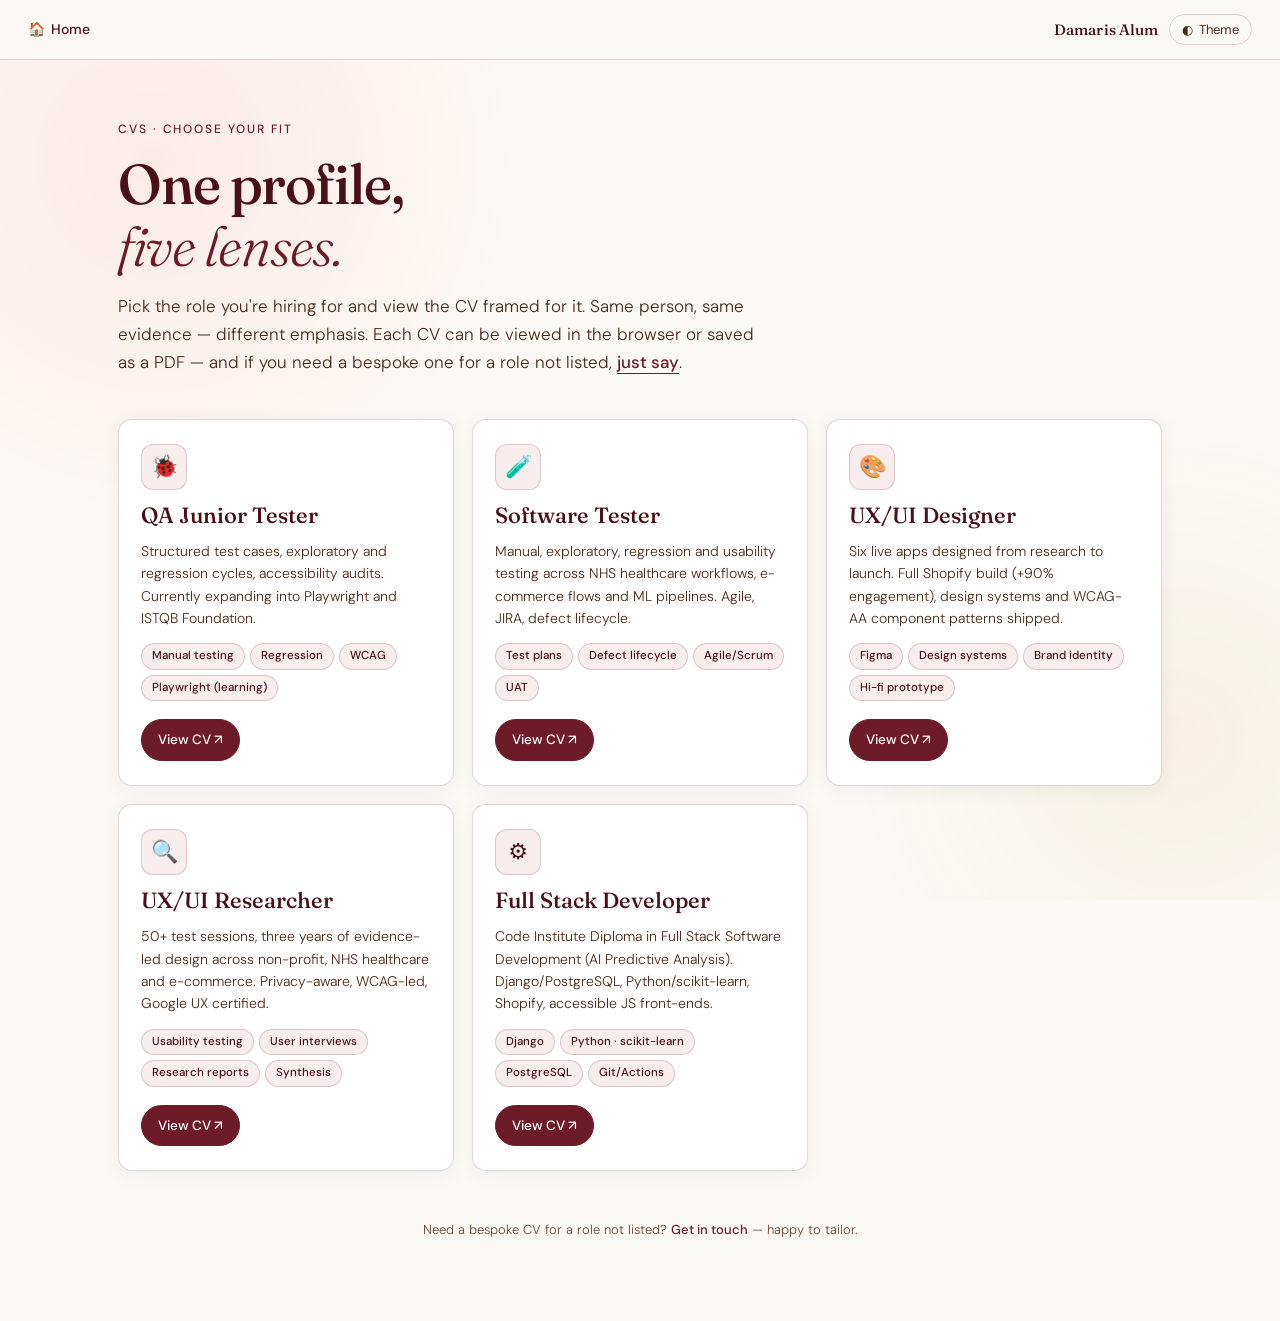
<file: cvs.html>
<!DOCTYPE html>
<html lang="en" data-theme="light">
<head>
<meta charset="UTF-8">
<meta name="viewport" content="width=device-width, initial-scale=1.0">
<title>Damaris Alum — CVs by role</title>
<meta name="description" content="Choose the right CV — Damaris Alum tailored CVs for QA Junior Tester, Software Tester, UX/UI Designer, UX/UI Researcher and Full Stack Developer roles.">
<link rel="preconnect" href="https://fonts.googleapis.com">
<link href="https://fonts.googleapis.com/css2?family=Fraunces:ital,opsz,wght@0,9..144,300;0,9..144,500;1,9..144,300&family=DM+Sans:wght@300;400;500&display=swap" rel="stylesheet">
<link rel="stylesheet" href="cvs.css">
</head>
<body>

<div class="bg-mesh" aria-hidden="true"></div>

<div class="cv-back">
  <div class="cv-back-links">
    <a href="index.html" aria-label="Portfolio home"><span aria-hidden="true">🏠</span> Home</a>
  </div>
  <div class="cv-back-actions">
    <span class="cv-back-name">Damaris Alum</span>
    <button class="cv-theme-btn" type="button" id="cvThemeBtn" aria-label="Toggle light and dark theme"><span aria-hidden="true">◐</span> Theme</button>
  </div>
</div>

<main>
  <div class="hero-eyebrow">CVs · choose your fit</div>
  <h1 class="cv-title">One profile,<br><span>five lenses.</span></h1>
  <p class="cv-sub">Pick the role you're hiring for and view the CV framed for it. Same person, same evidence — different emphasis. Each CV can be viewed in the browser or saved as a PDF — and if you need a bespoke one for a role not listed, <a href="index.html#contact" style="color:var(--teal);font-weight:500;text-decoration:none;border-bottom:1px solid var(--teal)">just say</a>.</p>

  <div class="cv-grid" role="list" aria-label="CVs by role">

    <article class="cv-card" role="listitem">
      <div class="cv-card-icon" aria-hidden="true">🐞</div>
      <h2 class="cv-card-role">QA Junior Tester</h2>
      <p class="cv-card-tag">Structured test cases, exploratory and regression cycles, accessibility audits. Currently expanding into Playwright and ISTQB Foundation.</p>
      <div class="cv-card-pills">
        <span class="cv-card-pill">Manual testing</span><span class="cv-card-pill">Regression</span><span class="cv-card-pill">WCAG</span><span class="cv-card-pill">Playwright (learning)</span>
      </div>
      <div class="cv-card-actions">
        <a href="damaris-cv.html?role=qa-junior" class="cv-card-btn cv-card-btn-primary">View CV ↗</a>
      </div>
    </article>

    <article class="cv-card" role="listitem">
      <div class="cv-card-icon" aria-hidden="true">🧪</div>
      <h2 class="cv-card-role">Software Tester</h2>
      <p class="cv-card-tag">Manual, exploratory, regression and usability testing across NHS healthcare workflows, e-commerce flows and ML pipelines. Agile, JIRA, defect lifecycle.</p>
      <div class="cv-card-pills">
        <span class="cv-card-pill">Test plans</span><span class="cv-card-pill">Defect lifecycle</span><span class="cv-card-pill">Agile/Scrum</span><span class="cv-card-pill">UAT</span>
      </div>
      <div class="cv-card-actions">
        <a href="damaris-cv.html?role=software-tester" class="cv-card-btn cv-card-btn-primary">View CV ↗</a>
      </div>
    </article>

    <article class="cv-card" role="listitem">
      <div class="cv-card-icon" aria-hidden="true">🎨</div>
      <h2 class="cv-card-role">UX/UI Designer</h2>
      <p class="cv-card-tag">Six live apps designed from research to launch. Full Shopify build (+90% engagement), design systems and WCAG-AA component patterns shipped.</p>
      <div class="cv-card-pills">
        <span class="cv-card-pill">Figma</span><span class="cv-card-pill">Design systems</span><span class="cv-card-pill">Brand identity</span><span class="cv-card-pill">Hi-fi prototype</span>
      </div>
      <div class="cv-card-actions">
        <a href="damaris-cv.html?role=uxui-designer" class="cv-card-btn cv-card-btn-primary">View CV ↗</a>
      </div>
    </article>

    <article class="cv-card" role="listitem">
      <div class="cv-card-icon" aria-hidden="true">🔍</div>
      <h2 class="cv-card-role">UX/UI Researcher</h2>
      <p class="cv-card-tag">50+ test sessions, three years of evidence-led design across non-profit, NHS healthcare and e-commerce. Privacy-aware, WCAG-led, Google UX certified.</p>
      <div class="cv-card-pills">
        <span class="cv-card-pill">Usability testing</span><span class="cv-card-pill">User interviews</span><span class="cv-card-pill">Research reports</span><span class="cv-card-pill">Synthesis</span>
      </div>
      <div class="cv-card-actions">
        <a href="damaris-cv.html?role=uxui-researcher" class="cv-card-btn cv-card-btn-primary">View CV ↗</a>
      </div>
    </article>

    <article class="cv-card" role="listitem">
      <div class="cv-card-icon" aria-hidden="true">⚙️</div>
      <h2 class="cv-card-role">Full Stack Developer</h2>
      <p class="cv-card-tag">Code Institute Diploma in Full Stack Software Development (AI Predictive Analysis). Django/PostgreSQL, Python/scikit-learn, Shopify, accessible JS front-ends.</p>
      <div class="cv-card-pills">
        <span class="cv-card-pill">Django</span><span class="cv-card-pill">Python · scikit-learn</span><span class="cv-card-pill">PostgreSQL</span><span class="cv-card-pill">Git/Actions</span>
      </div>
      <div class="cv-card-actions">
        <a href="damaris-cv.html?role=fullstack" class="cv-card-btn cv-card-btn-primary">View CV ↗</a>
      </div>
    </article>

  </div>

  <p class="cv-footnote">Need a bespoke CV for a role not listed? <a href="index.html#contact">Get in touch</a> — happy to tailor.</p>
</main>

<script>
(function(){
  const root = document.documentElement;
  const stored = localStorage.getItem('cv-theme');
  if(stored === 'dark' || stored === 'light'){
    root.setAttribute('data-theme', stored);
  }
  console.log('[cv-theme] init — current:', root.getAttribute('data-theme'), '· stored:', stored);
  const themeBtn = document.getElementById('cvThemeBtn');
  if(!themeBtn){ console.warn('[cv-theme] button #cvThemeBtn not found'); return; }
  themeBtn.addEventListener('click', () => {
    const current = root.getAttribute('data-theme');
    const next = current === 'dark' ? 'light' : 'dark';
    root.setAttribute('data-theme', next);
    try{ localStorage.setItem('cv-theme', next); }catch(e){}
    themeBtn.setAttribute('aria-pressed', String(next === 'dark'));
    console.log('[cv-theme] toggled', current, '→', next);
  });
})();
</script>

</body>
</html>
</file>
<file: cvs.css>
*,*::before,*::after{box-sizing:border-box;margin:0;padding:0}
:root{
  --teal:#6D1B28;
  --teal-dark:#4a1018;
  --teal-mid:#8a2530;
  --teal-light:#e8d5d8;
  --teal-pale:#f7eded;
  --gold:#C5A021;
  --gold-dark:#9c7e16;
  --coral:#ff7058;
  --bg:#FBF9F6;
  --paper:#ffffff;
  --text:#2E1A14;
  --text-muted:#4a2818;
  --text-dim:#6b4530;
  --border:rgba(109,27,40,0.18);
  --serif:'Fraunces',Georgia,serif;
  --sans:'DM Sans',system-ui,sans-serif;
}
[data-theme="dark"]{
  --teal:#3eb8a8;
  --teal-dark:#7cf6c2;
  --teal-mid:#2a9d8f;
  --teal-light:#3a6e64;
  --teal-pale:#1a2e2a;
  --gold:#e2c87c;
  --bg:#0a1814;
  --paper:#13241f;
  --text:#f0faf6;
  --text-muted:#a8d0c8;
  --text-dim:#7aa49c;
  --border:rgba(124,246,194,0.22);
}
html,body{
  background:var(--bg);color:var(--text);
  font-family:var(--sans);font-size:16px;line-height:1.6;
  min-height:100vh;
  transition:background 0.35s,color 0.35s;
}

.bg-mesh{
  position:fixed;inset:0;z-index:0;pointer-events:none;opacity:0.6;
  background:
    radial-gradient(700px circle at 12% 18%, rgba(255,112,88,0.16), transparent 55%),
    radial-gradient(600px circle at 92% 82%, rgba(197,160,33,0.14), transparent 55%);
}

.cv-back{
  position:sticky;top:0;z-index:10;
  background:color-mix(in srgb,var(--bg) 92%,transparent);
  backdrop-filter:blur(12px);-webkit-backdrop-filter:blur(12px);
  border-bottom:1px solid var(--border);
  padding:14px 28px;display:flex;align-items:center;justify-content:space-between;gap:12px;
}
.cv-back a{
  font-size:14px;color:var(--teal-dark);text-decoration:none;font-weight:500;
  display:inline-flex;align-items:center;gap:6px;transition:color 0.25s;
}
.cv-back a:hover,.cv-back a:focus-visible{color:var(--teal);outline:none}
.cv-back-name{font-family:var(--serif);font-size:15px;color:var(--teal-dark);font-weight:500;letter-spacing:0.01em}
.cv-back-actions{display:inline-flex;align-items:center;gap:10px;flex-wrap:wrap}
.cv-back-links{display:inline-flex;align-items:center;gap:18px;flex-wrap:wrap}
.cv-theme-btn{
  font-size:13px;color:var(--text-muted);background:transparent;
  border:1px solid var(--border);
  padding:6px 12px;border-radius:20px;cursor:pointer;font-family:inherit;
  display:inline-flex;align-items:center;gap:6px;
  transition:all 0.25s;
}
.cv-theme-btn:hover,.cv-theme-btn:focus-visible{
  border-color:var(--teal);color:var(--teal);outline:none;
}

main{
  position:relative;z-index:1;
  max-width:1100px;margin:0 auto;
  padding:60px 28px 80px;
}

.hero-eyebrow{
  font-size:12px;letter-spacing:0.16em;text-transform:uppercase;
  color:var(--teal);font-weight:500;margin-bottom:14px;
  opacity:0;animation:fadeUp 0.65s cubic-bezier(0.4,0,0.2,1) 0.05s forwards;
}
h1.cv-title{
  font-family:var(--serif);font-size:clamp(36px,5vw,56px);
  line-height:1.1;color:var(--teal-dark);font-weight:500;
  letter-spacing:-0.02em;margin-bottom:16px;
  opacity:0;animation:fadeUp 0.7s cubic-bezier(0.4,0,0.2,1) 0.15s forwards;
}
h1.cv-title span{color:var(--teal);font-style:italic;font-weight:300}
.cv-sub{
  font-size:17px;color:var(--text-muted);max-width:640px;font-weight:300;line-height:1.65;
  margin-bottom:42px;
  opacity:0;animation:fadeUp 0.7s cubic-bezier(0.4,0,0.2,1) 0.25s forwards;
}

.cv-grid{
  display:grid;grid-template-columns:repeat(auto-fit,minmax(280px,1fr));
  gap:18px;
}
.cv-card{
  background:var(--paper);
  border:1px solid var(--border);border-radius:14px;
  padding:24px 22px;
  display:flex;flex-direction:column;gap:12px;
  box-shadow:0 4px 20px rgba(10,54,48,0.06);
  position:relative;overflow:hidden;
  opacity:0;animation:fadeUp 0.7s cubic-bezier(0.4,0,0.2,1) forwards;
  transition:transform 0.35s cubic-bezier(0.4,0,0.2,1),box-shadow 0.35s,border-color 0.35s;
}
.cv-card::before{
  content:"";position:absolute;left:0;top:0;height:3px;width:100%;
  background:linear-gradient(90deg,var(--teal),var(--gold));
  transform:scaleX(0);transform-origin:left;
  transition:transform 0.5s cubic-bezier(0.4,0,0.2,1);
}
.cv-card:hover,.cv-card:focus-within{
  transform:translateY(-4px);
  box-shadow:0 14px 36px rgba(10,54,48,0.12);
  border-color:var(--teal);
}
.cv-card:hover::before,.cv-card:focus-within::before{transform:scaleX(1)}
.cv-card:nth-child(1){animation-delay:0.35s}
.cv-card:nth-child(2){animation-delay:0.45s}
.cv-card:nth-child(3){animation-delay:0.55s}
.cv-card:nth-child(4){animation-delay:0.65s}
.cv-card:nth-child(5){animation-delay:0.75s}

.cv-card-icon{
  width:46px;height:46px;border-radius:12px;
  background:var(--teal-pale);color:var(--teal-dark);
  display:flex;align-items:center;justify-content:center;
  font-size:22px;font-weight:500;
  border:1px solid var(--border);
}
.cv-card-role{
  font-family:var(--serif);font-size:22px;color:var(--teal-dark);
  font-weight:500;line-height:1.2;
}
.cv-card-tag{
  font-size:14px;color:var(--text-muted);line-height:1.6;font-weight:300;
  flex-grow:1;
}
.cv-card-pills{display:flex;flex-wrap:wrap;gap:5px;margin-top:2px}
.cv-card-pill{
  font-size:11.5px;color:var(--teal-dark);
  background:var(--teal-pale);border:1px solid var(--border);
  padding:3px 10px;border-radius:14px;font-weight:500;
}

.cv-card-actions{
  display:flex;gap:8px;flex-wrap:wrap;margin-top:6px;
}
.cv-card-btn{
  font-size:13.5px;font-weight:500;
  padding:9px 16px;border-radius:22px;
  text-decoration:none;display:inline-flex;align-items:center;gap:6px;
  border:1px solid var(--teal);
  transition:all 0.25s cubic-bezier(0.4,0,0.2,1);
  cursor:pointer;font-family:inherit;
}
.cv-card-btn-primary{
  background:var(--teal);color:#fff;
}
.cv-card-btn-primary:hover,.cv-card-btn-primary:focus-visible{
  background:var(--teal-mid);border-color:var(--teal-mid);
  outline:none;transform:translateY(-1px);
}
.cv-card-btn-ghost{
  background:transparent;color:var(--teal-dark);
}
.cv-card-btn-ghost:hover,.cv-card-btn-ghost:focus-visible{
  background:var(--teal-pale);outline:none;transform:translateY(-1px);
}

/* Dark-mode contrast tweaks for CV card buttons */
[data-theme="dark"] .cv-card-btn-primary{
  background:#1a6b5e;border-color:#1a6b5e;color:#FBF9F6;
}
[data-theme="dark"] .cv-card-btn-primary:hover,
[data-theme="dark"] .cv-card-btn-primary:focus-visible{
  background:#0a3630;border-color:#0a3630;color:#FBF9F6;
}
[data-theme="dark"] .cv-card-btn-ghost{
  color:#f5efe2;border-color:#3eb8a8;
}
[data-theme="dark"] .cv-card-btn-ghost:hover,
[data-theme="dark"] .cv-card-btn-ghost:focus-visible{
  background:rgba(245,239,226,0.08);color:#FBF9F6;border-color:#7cf6c2;
}

.cv-footnote{
  margin-top:48px;font-size:13px;color:var(--text-dim);
  text-align:center;font-weight:300;line-height:1.7;max-width:600px;margin-left:auto;margin-right:auto;
  opacity:0;animation:fadeUp 0.7s cubic-bezier(0.4,0,0.2,1) 0.95s forwards;
}
.cv-footnote a{color:var(--teal);text-decoration:none;font-weight:500}
.cv-footnote a:hover{text-decoration:underline}

@keyframes fadeUp{
  from{opacity:0;transform:translateY(18px)}
  to{opacity:1;transform:translateY(0)}
}

@media(prefers-reduced-motion:reduce){
  *,*::before,*::after{animation:none!important;transition:none!important}
  .hero-eyebrow,h1.cv-title,.cv-sub,.cv-card,.cv-footnote{opacity:1}
}
</file>
